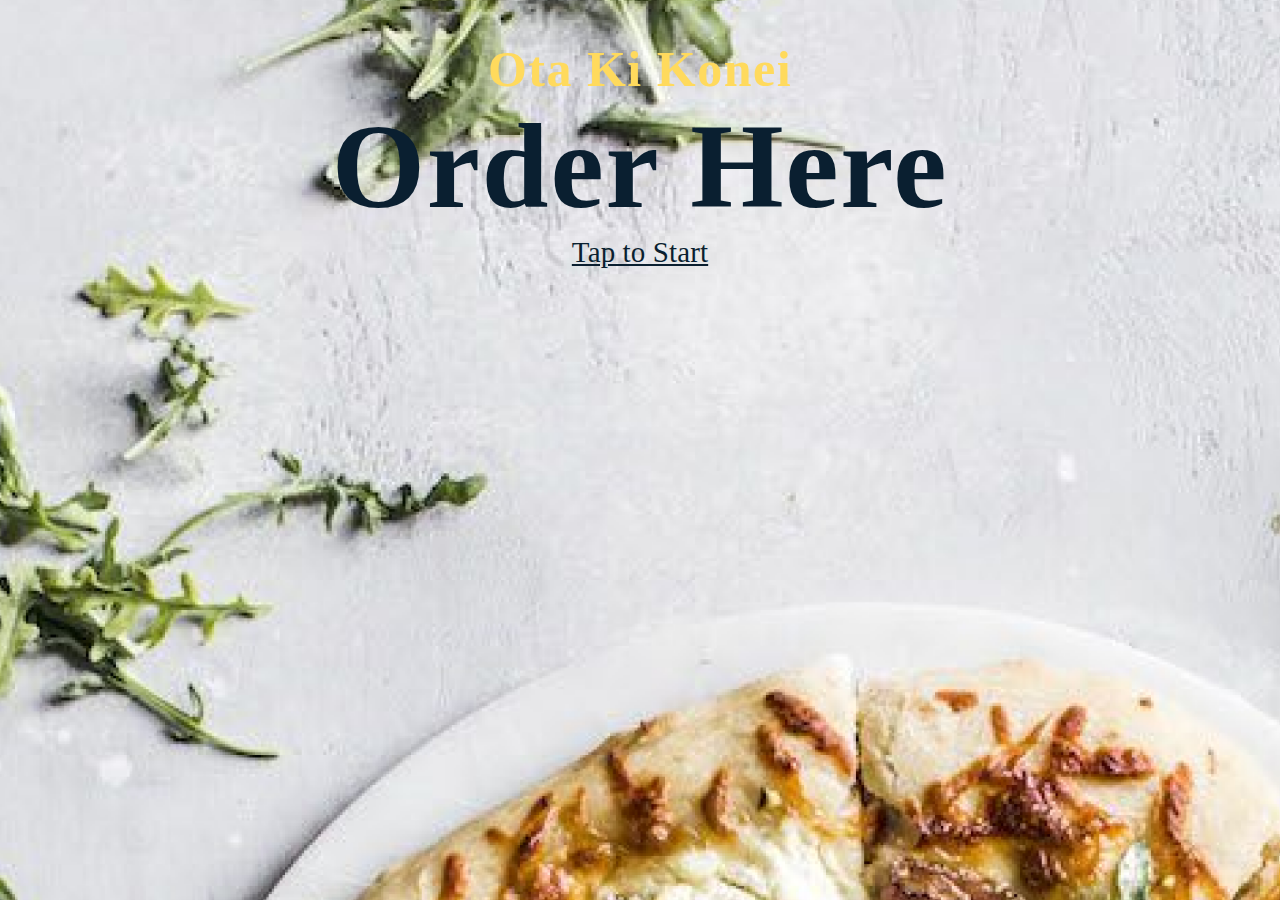
<file: index.html>
<!DOCTYPE html>
<html lang="en">

<head>
    <meta charset="UTF-8" />
    <meta name="viewport" content="width=device-width, initial-scale=1.0" />
    <meta http-equiv="X-UA-Compatible" content="IE=edge" />
    <link rel="stylesheet" href="styles/index.css" />
    <title>Scopa Pizzeria -- Index</title>
</head>

<body>
    <div class="indexContainer">
        <a class href="mustTry.html">
            <div class="textContainer">
                <h3>Ota Ki Konei</h3>
                    <h1>Order Here</h1>
                    <span class="tapText">Tap to Start</span>
            </div>
        </a>
    </div>
</body>

</html>
</file>
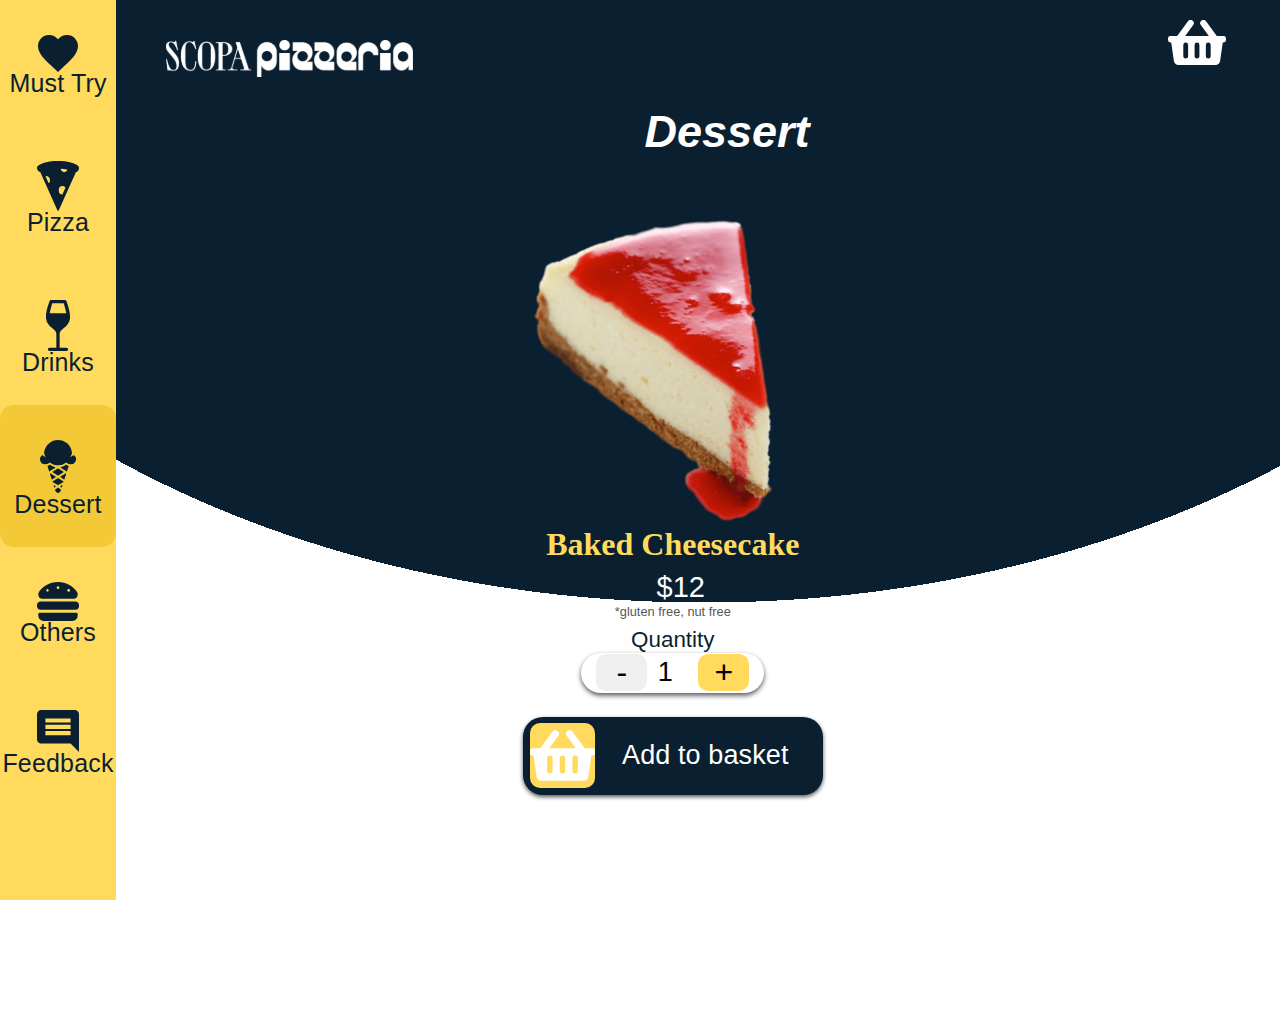
<file: dessert.html>
<!DOCTYPE html>
<html lang="en">

<head>
    <meta charset="UTF-8" />
    <meta name="viewport" content="width=device-width, initial-scale=1.0" />
    <meta http-equiv="X-UA-Compatible" content="IE=edge" />
    <link rel="stylesheet" href="styles/mustTry.css" />
    <title>Scopa Pizzeria -- Dessert</title>
</head>

<body>
    <div class="page">
        <!--Sidebar navigation-->
        <ul class="sidebar">
            <li class="navOption"><a href="mustTry.html"><img src="images/Icon%20material-favorite.svg"
                        alt="Heart icon">
                    <span class="navText">Must Try</span></a></li>
            <li class="navOption"><a href="pizza.html"><img src="images/Icon%20ionic-ios-pizza.svg"
                        alt="Pizza icon">
                    <span class="navText">Pizza</span></a></li>
            <li class="navOption"><a href="drinks.html"><img src="images/Icon%20ionic-ios-wine.svg" alt="Wine icon">
                    <span class="navText">Drinks</span></a></li>
            <li class="navOptionSelected navOption"><a href="dessert.html"><img src="images/Icon%20ionic-ios-ice-cream.svg"
                        alt="Ice cream icon">
                    <span class="navText">Dessert</span></a></li>
            <li class="navOption"><a href="others.html"><img src="images/Icon%20awesome-hamburger.svg"
                        alt="Hamburger icon">
                    <span class="navText">Others</span></a></li>
            <li class="navOption"><a href="feedback.html"><img src="images/Icon%20material-comment.svg"
                        alt="Comment icon">
                    <span class="navText">Feedback</span></a></li>
        </ul>
        <div class="mainContent">
            <!--Logo-->
            <img class="logo" src="images/logo.svg" alt="Scopa Pizzeria logo">
            <!--Header basket-->
            <button id="goBasket" class="goBasketIcon" onclick="toggleBasket()" type="button">
                <img src="images/Icon%20awesome-shopping-basket.svg" alt="Basket icon">
            </button>
            <!--Page name-->
            <h2 class="headerText">Dessert</h2>
            <!--Carousel items-->
            <div class="carouselContainer">
                <div class="carouselSlide">
                    <img class="itemImg" src="images/cheesecake.png" alt="Cheesecake">
                    <h3 class="itemTitle">Baked Cheesecake</h3>
                    <span class="itemPrice">$12</span>
                    <span class="dietDetails">*gluten free, nut free</span>
                    <span class="quantity">Quantity</span>
                    <div class="changeQuantity">
                        <button class="minus" type="button" onclick="decrement(this)">-</button>
                        <input class="quantityInput" type="number" value="1" min="0">
                        <button class="plus" type="button" onclick="increment(this)">+</button>
                    </div>
                    <!--Add to basket button-->
                    <button class="add" onclick="toggleItemAdded()">
                        <img class="basket" src="images/Icon%20awesome-shopping-basket.svg" alt="Basket icon">
                        <span class="addText">Add to basket</span>
                    </button>
                </div>
                <div class="carouselSlide">
                    <img class="itemImg" src="images/tiramisu.png" alt="Scopa tiramisu">
                    <h3 class="itemTitle">Scopa Tiramisu</h3>
                    <span class="itemPrice">$14</span>
                    <span class="dietDetails">*nut free</span>
                    <span class="quantity">Quantity</span>
                    <div class="changeQuantity">
                        <button class="minus" type="button" onclick="decrement(this)">-</button>
                        <input class="quantityInput" type="number" value="1" min="0">
                        <button class="plus" type="button" onclick="increment(this)">+</button>
                    </div>
                    <!--Add to basket button-->
                    <button class="add" onclick="toggleItemAdded()">
                        <img class="basket" src="images/Icon%20awesome-shopping-basket.svg" alt="Basket icon">
                        <span class="addText">Add to basket</span>
                    </button>
                </div>
                <div class="carouselSlide">
                    <img class="itemImg" src="images/sundaeSpecial.png" alt="Sundae special">
                    <h3 class="itemTitle">Sundae Special</h3>
                    <span class="itemPrice">$12</span>
                    <span class="quantity">Quantity</span>
                    <div class="changeQuantity">
                        <button class="minus" type="button" onclick="decrement(this)">-</button>
                        <input class="quantityInput" type="number" value="1" min="0">
                        <button class="plus" type="button" onclick="increment(this)">+</button>
                    </div>
                    <!--Add to basket button-->
                    <button class="add" onclick="toggleItemAdded()">
                        <img class="basket" src="images/Icon%20awesome-shopping-basket.svg" alt="Basket icon">
                        <span class="addText">Add to basket</span>
                    </button>
                </div>
            </div>
        </div>
    </div>
        <!--Item added-->
        <div class="itemAdded" id="itemSelected">
            <div class="overlay"></div>
            <div class="blurFilter"></div>
            <div class="whiteBackground"></div>
            <div class="itemAddedContent">
                <h2>Item Added!</h2>
                <img id="foodItemAddedImg" src="images/pizza.png" alt="Added food item">
                <div class="addQuantity">
                    <span class="whiteText">x</span><span id="quantityAdded" class="whiteText"></span>
                    <span id="foodAddedName" class="whiteText"></span>
                </div>
                <div class="price">
                    <span class="total">Basket Total:</span>
                    <span class="dollar">$</span>
                    <span class="priceCalculation"></span>
                </div>
                <div class="backNav">
                    <button class="return" onclick="toggleItemAdded()" type="button">Return</button>
                    <button class="goBasket" onclick="toggleBasket()" type="button">Go to basket</button>
                </div>
            </div>
        </div>
        <!--Basket-->
        <div class="basketContainer" id="basketToggle">
            <div class="overlay"></div>
            <div class="basketContent">
                <div>
                    <span class="basketName">Basket</span>
                    <button class="basket" onclick="toggleBasket()"><img
                            src="images/Icon%20ionic-ios-close-circle-outline.svg" alt="Close cross button"></button>
                </div>
                <div class="itemDetails">
                    <div class="itemCount">
                        <div class="quantityCalculation"></div>
                        <span class="itemAmount">Items</span>
                    </div>
                    <div class="priceCount">
                        <span class="totalAmount">Total: </span>
                        <span class="dollar">$</span>
                        <span class="priceCalculation">10</span>
                    </div>
                </div>
                <div id="basketItems">
                </div>
                <a class="placeOrder" href="progress.html">Place Order</a>
            </div>
        </div>
        <!--Loads Javascript-->
        <script src="styles/js/mustTry.js" async></script>
    </body>
    
    </html>
</file>
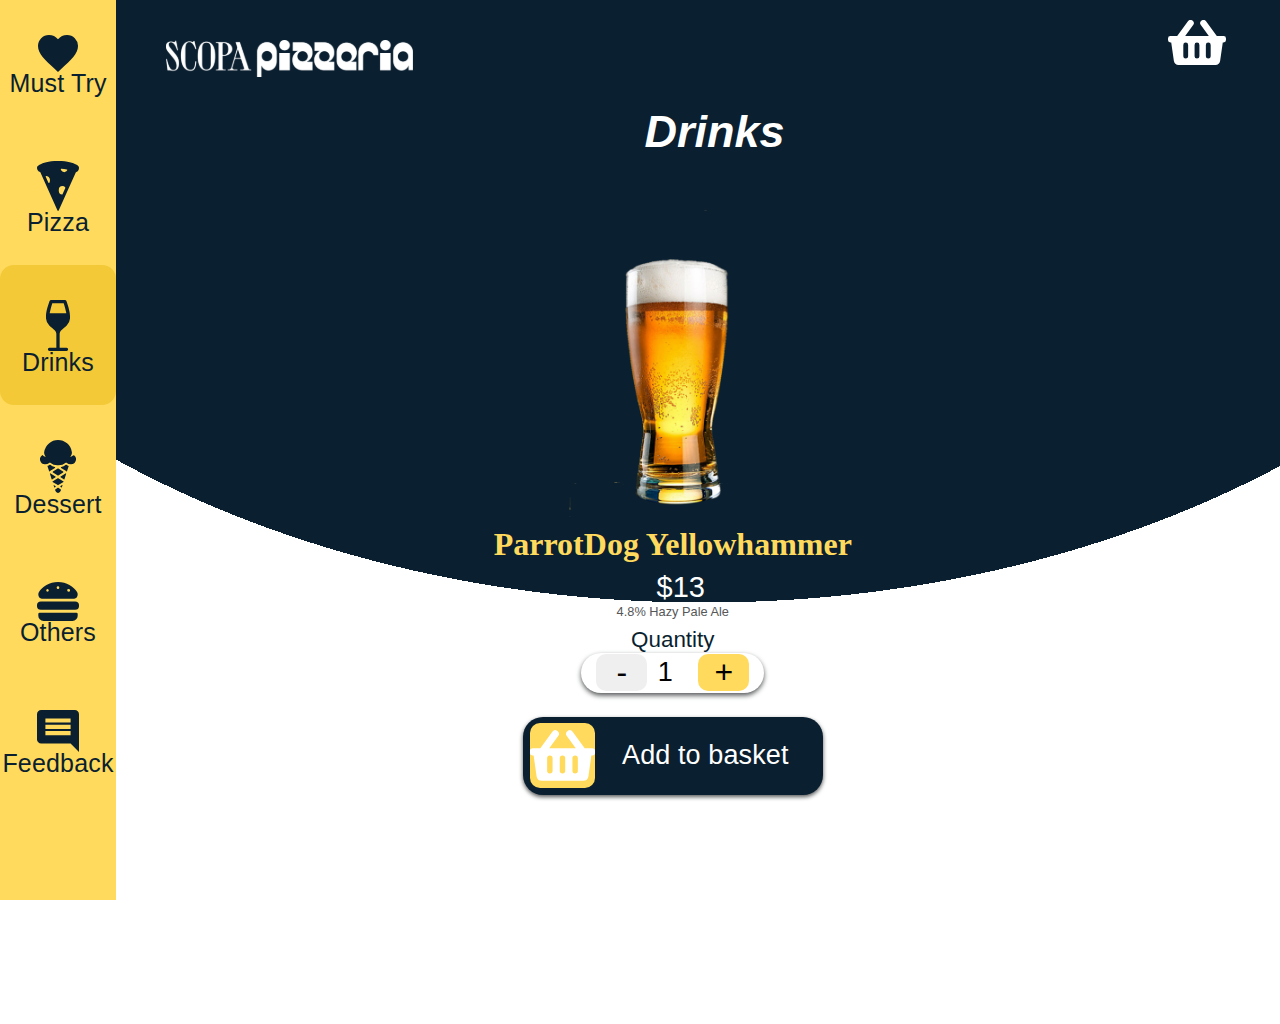
<file: drinks.html>
<!DOCTYPE html>
<html lang="en">

<head>
    <meta charset="UTF-8" />
    <meta name="viewport" content="width=device-width, initial-scale=1.0" />
    <meta http-equiv="X-UA-Compatible" content="IE=edge" />
    <link rel="stylesheet" href="styles/mustTry.css" />
    <title>Scopa Pizzeria -- Drinks</title>
</head>

<body>
    <div class="page">
        <!--Sidebar navigation-->
        <ul class="sidebar">
            <li class="navOption"><a href="mustTry.html"><img
                        src="images/Icon%20material-favorite.svg" alt="Heart icon">
                    <span class="navText">Must Try</span></a></li>
            <li class="navOption"><a href="pizza.html"><img src="images/Icon%20ionic-ios-pizza.svg" alt="Pizza icon">
                    <span class="navText">Pizza</span></a></li>
            <li class="navOptionSelected navOption"><a href="drinks.html"><img src="images/Icon%20ionic-ios-wine.svg" alt="Wine icon">
                    <span class="navText">Drinks</span></a></li>
            <li class="navOption"><a href="dessert.html"><img src="images/Icon%20ionic-ios-ice-cream.svg"
                        alt="Ice cream icon">
                    <span class="navText">Dessert</span></a></li>
            <li class="navOption"><a href="others.html"><img src="images/Icon%20awesome-hamburger.svg"
                        alt="Hamburger icon">
                    <span class="navText">Others</span></a></li>
            <li class="navOption"><a href="feedback.html"><img src="images/Icon%20material-comment.svg"
                        alt="Comment icon">
                    <span class="navText">Feedback</span></a></li>
        </ul>
        <div class="mainContent">
            <!--Logo-->
            <img class="logo" src="images/logo.svg" alt="Scopa Pizzeria logo">
            <!--Header basket-->
            <button id="goBasket" class="goBasketIcon" onclick="toggleBasket()" type="button">
                <img src="images/Icon%20awesome-shopping-basket.svg" alt="Basket icon">
            </button>
            <!--Page name-->
            <h2 class="headerText">Drinks</h2>
            <!--Carousel items-->
            <div class="carouselContainer">
                <div class="carouselSlide">
                    <img class="itemImg" src="images/beer.png" alt="Beer">
                    <h3 class="itemTitle">ParrotDog Yellowhammer</h3>
                    <span class="itemPrice">$13</span>
                    <span class="dietDetails">4.8% Hazy Pale Ale</span>
                    <span class="quantity">Quantity</span>
                    <div class="changeQuantity">
                        <button class="minus" type="button" onclick="decrement(this)">-</button>
                        <input class="quantityInput" type="number" value="1" min="0">
                        <button class="plus" type="button" onclick="increment(this)">+</button>
                    </div>
                    <!--Add to basket button-->
                    <button class="add" onclick="toggleItemAdded()">
                        <img class="basket" src="images/Icon%20awesome-shopping-basket.svg" alt="Basket icon">
                        <span class="addText">Add to basket</span>
                    </button>
                </div>
                <div class="carouselSlide">
                    <img class="itemImg" src="images/hotChocolate.png" alt="Hot chocolate">
                    <h3 class="itemTitle">Hot Chocolate</h3>
                    <span class="itemPrice">$4</span>
                    <span class="quantity">Quantity</span>
                    <div class="changeQuantity">
                        <button class="minus" type="button" onclick="decrement(this)">-</button>
                        <input class="quantityInput" type="number" value="1" min="0">
                        <button class="plus" type="button" onclick="increment(this)">+</button>
                    </div>
                    <!--Add to basket button-->
                    <button class="add" onclick="toggleItemAdded()">
                        <img class="basket" src="images/Icon%20awesome-shopping-basket.svg" alt="Basket icon">
                        <span class="addText">Add to basket</span>
                    </button>
                </div>
                <div class="carouselSlide">
                    <img class="itemImg" src="images/aperolSpritz.png" alt="Aperol spritz">
                    <h3 class="itemTitle">Aperol Spritz</h3>
                    <span class="itemPrice">$22</span>
                    <span class="dietDetails">Aperol, Prosecco, Orange & Olive</span>
                    <span class="quantity">Quantity</span>
                    <div class="changeQuantity">
                        <button class="minus" type="button" onclick="decrement(this)">-</button>
                        <input class="quantityInput" type="number" value="1" min="0">
                        <button class="plus" type="button" onclick="increment(this)">+</button>
                    </div>
                    <!--Add to basket button-->
                    <button class="add" onclick="toggleItemAdded()">
                        <img class="basket" src="images/Icon%20awesome-shopping-basket.svg" alt="Basket icon">
                        <span class="addText">Add to basket</span>
                    </button>
                </div>
            </div>
        </div>
    </div>
       <!--Item added-->
       <div class="itemAdded" id="itemSelected">
        <div class="overlay"></div>
        <div class="blurFilter"></div>
        <div class="whiteBackground"></div>
        <div class="itemAddedContent">
            <h2>Item Added!</h2>
            <img id="foodItemAddedImg" src="images/pizza.png" alt="Added food item">
            <div class="addQuantity">
                <span class="whiteText">x</span><span id="quantityAdded" class="whiteText"></span>
                <span id="foodAddedName" class="whiteText"></span>
            </div>
            <div class="price">
                <span class="total">Basket Total:</span>
                <span class="dollar">$</span>
                <span class="priceCalculation"></span>
            </div>
            <div class="backNav">
                <button class="return" onclick="toggleItemAdded()" type="button">Return</button>
                <button class="goBasket" onclick="toggleBasket()" type="button">Go to basket</button>
            </div>
        </div>
    </div>

    <!--Basket-->
    <div class="basketContainer" id="basketToggle">
        <div class="overlay"></div>
        <div class="basketContent">
            <div>
                <span class="basketName">Basket</span>
                <button class="basket" onclick="toggleBasket()"><img
                        src="images/Icon%20ionic-ios-close-circle-outline.svg" alt="Close cross button"></button>
            </div>
            <div class="itemDetails">
                <div class="itemCount">
                    <div class="quantityCalculation"></div>
                    <span class="itemAmount">Items</span>
                </div>
                <div class="priceCount">
                    <span class="totalAmount">Total: </span>
                    <span class="dollar">$</span>
                    <span class="priceCalculation">10</span>
                </div>
            </div>
            <div id="basketItems">
            </div>
            <a class="placeOrder" href="progress.html">Place Order</a>
        </div>
    </div>
    <!--Loads Javascript-->
    <script src="styles/js/mustTry.js" async></script>
</body>

</html>
</file>
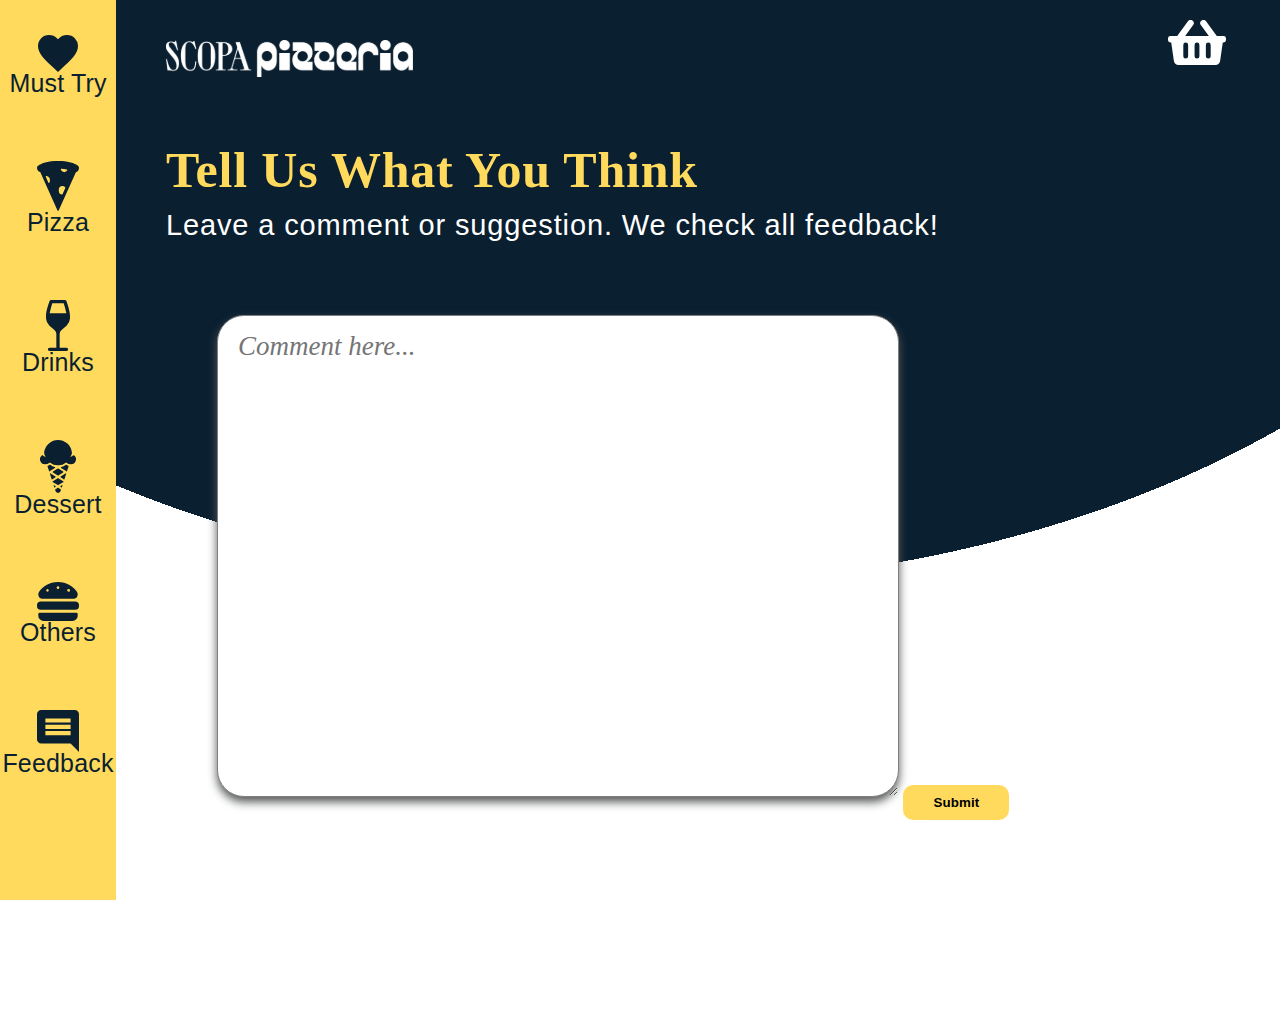
<file: feedback.html>
<!DOCTYPE html>
<html lang="en">

<head>
    <meta charset="UTF-8" />
    <meta name="viewport" content="width=device-width, initial-scale=1.0" />
    <meta http-equiv="X-UA-Compatible" content="IE=edge" />
    <link rel="stylesheet" href="styles/mustTry.css" />

    <title>Scopa Pizzeria -- Feedback</title>
</head>

<body>
    <div class="page">
        <!--Sidebar navigation-->
        <ul class="sidebar">
            <li class="navOption"><a href="mustTry.html"><img src="images/Icon%20material-favorite.svg"
                        alt="Heart icon">
                    <span class="navText">Must Try</span></a></li>
            <li class="navOption"><a href="pizza.html"><img src="images/Icon%20ionic-ios-pizza.svg" alt="Pizza icon">
                    <span class="navText">Pizza</span></a></li>
            <li class="navOption"><a href="drinks.html"><img src="images/Icon%20ionic-ios-wine.svg" alt="Wine icon">
                    <span class="navText">Drinks</span></a></li>
            <li class="navOption"><a href="dessert.html"><img src="images/Icon%20ionic-ios-ice-cream.svg"
                        alt="Ice cream icon">
                    <span class="navText">Dessert</span></a></li>
            <li class="navOption"><a href="others.html"><img src="images/Icon%20awesome-hamburger.svg"
                        alt="Hamburger icon">
                    <span class="navText">Others</span></a></li>
            <li class="navOption"><a href="feedback.html"><img src="images/Icon%20material-comment.svg"
                        alt="Comment icon">
                    <span class="navText">Feedback</span></a></li>
        </ul>
        <div class="mainFeedbackText">
            <!--Logo-->
            <img class="logo" src="images/logo.svg" alt="Scopa Pizzeria logo">
            <!--Header basket-->
            <button id="goBasket" class="goBasketIcon" onclick="toggleBasket()" type="button">
                <img src="images/Icon%20awesome-shopping-basket.svg" alt="Basket icon">
            </button>
            <!--Page text-->
            <h2 id="feedbackHeader">Tell Us What You Think</h2>
            <p id="feedbackText">Leave a comment or suggestion. We check all feedback!</p>
        </div>
        <!--Comment box-->
        <div class="commentBox">
            <form action="#">
                <textarea name="comment" placeholder="Comment here..."></textarea>
                <button type="submit">Submit</button>
            </form>
        </div>
    </div>

    <!--Basket-->
    <div class="basketContainer" id="basketToggle">
        <div class="overlay"></div>
        <div class="basketContent">
            <div>
                <span class="basketName">Basket</span>
                <button class="basket" onclick="toggleBasket()"><img
                        src="images/Icon%20ionic-ios-close-circle-outline.svg" alt="Close cross button"></button>
            </div>
            <div class="itemDetails">
                <div class="itemCount">
                    <div class="quantityCalculation"></div>
                    <span class="itemAmount">Items</span>
                </div>
                <div class="priceCount">
                    <span class="totalAmount">Total: </span>
                    <span class="dollar">$</span>
                    <span class="priceCalculation">10</span>
                </div>
            </div>
            <div id="basketItems">
            </div>
            <a class="placeOrder" href="progress.html">Place Order</a>
        </div>
    </div>
    <!--Loads Javascript-->
    <script src="styles/js/mustTry.js" async></script>
</body>


</html>
</file>
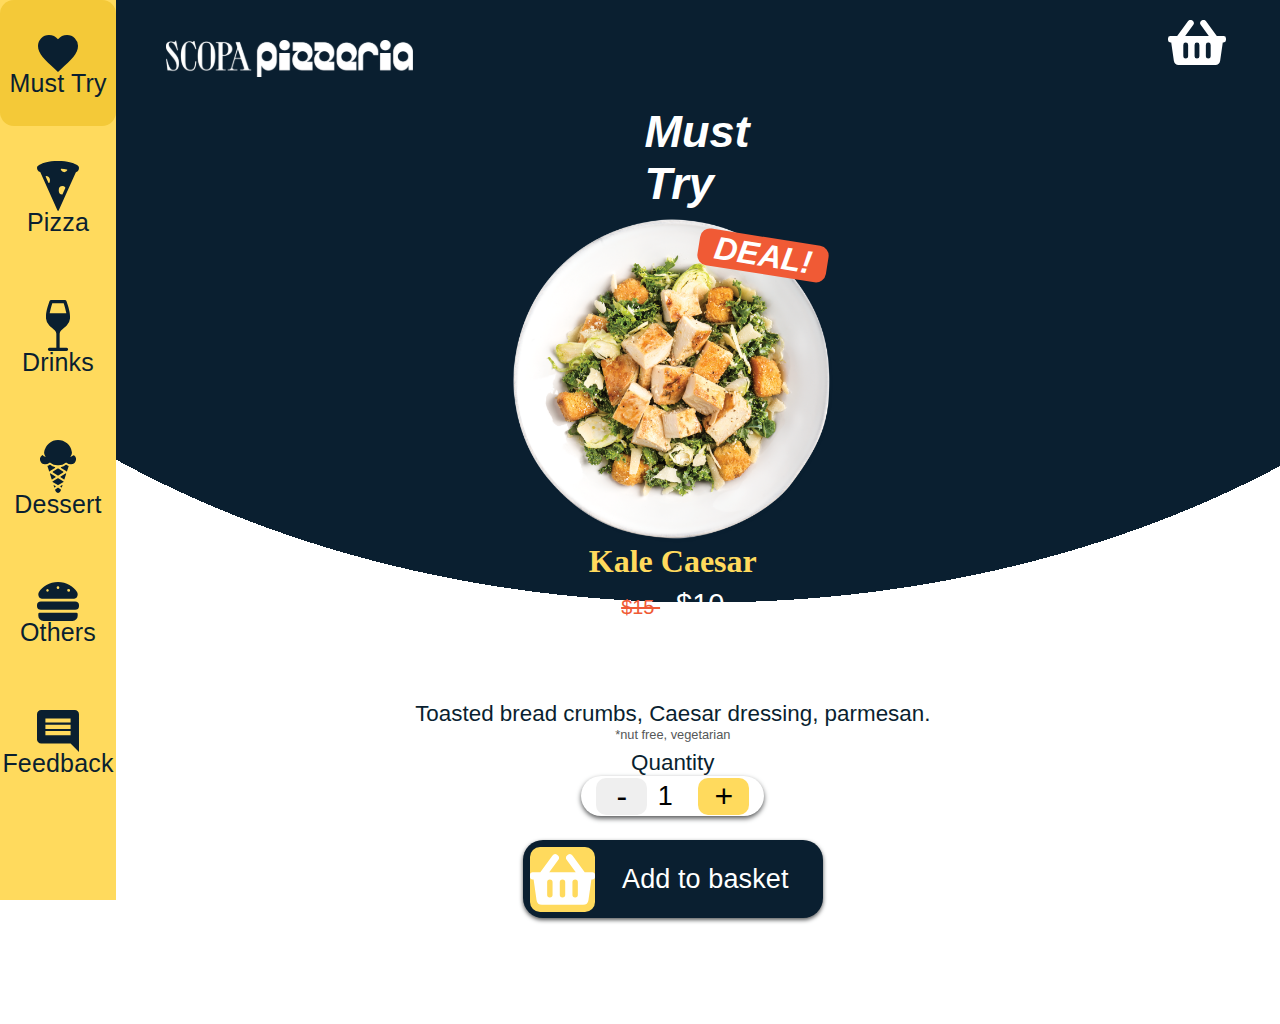
<file: mustTry.html>
<!DOCTYPE html>
<html lang="en">

<head>
    <meta charset="UTF-8" />
    <meta name="viewport" content="width=device-width, initial-scale=1.0" />
    <meta http-equiv="X-UA-Compatible" content="IE=edge" />
    <link rel="stylesheet" href="styles/mustTry.css" />
    <title>Scopa Pizzeria -- Must Try</title>
</head>

<body>
    <div class="page">
        <!--Sidebar navigation-->
        <ul class="sidebar">
            <li class="navOptionSelected navOption"><a href="mustTry.html"><img src="images/Icon%20material-favorite.svg"
                        alt="Heart icon">
                    <span class="navText">Must Try</span></a></li>
            <li class="navOption"><a href="pizza.html"><img src="images/Icon%20ionic-ios-pizza.svg" alt="Pizza icon">
                    <span class="navText">Pizza</span></a></li>
            <li class="navOption"><a href="drinks.html"><img src="images/Icon%20ionic-ios-wine.svg" alt="Wine icon">
                    <span class="navText">Drinks</span></a></li>
            <li class="navOption"><a href="dessert.html"><img src="images/Icon%20ionic-ios-ice-cream.svg"
                        alt="Ice cream icon">
                    <span class="navText">Dessert</span></a></li>
            <li class="navOption"><a href="others.html"><img src="images/Icon%20awesome-hamburger.svg"
                        alt="Hamburger icon">
                    <span class="navText">Others</span></a></li>
            <li class="navOption"><a href="feedback.html"><img src="images/Icon%20material-comment.svg"
                        alt="Comment icon">
                    <span class="navText">Feedback</span></a></li>
        </ul>
        <div class="mainContent">
            <!--Logo-->
            <img class="logo" src="images/logo.svg" alt="Scopa Pizzeria logo">
            <!--Header basket-->
            <button id="goBasket" class="goBasketIcon" onclick="toggleBasket()" type="button">
                <img src="images/Icon%20awesome-shopping-basket.svg" alt="Basket icon">
            </button>
            <!--Page name-->
            <h2 class="headerText">Must Try</h2>
            <!--Carousel items-->
            <div class="carouselContainer">
                <div class="carouselSlide">
                    <span class="deal">Deal!</span>
                    <img class="itemImg" src="images/kale.png" alt="Kale caesar">
                    <h3 class="itemTitle">Kale Caesar</h3>
                    <div>
                        <span class="presale">$15 </span>
                        <span class="itemPrice">$10</span>
                    </div>
                    <p class="itemDescription">Toasted bread crumbs, Caesar dressing, parmesan.</p>
                    <span class="dietDetails">*nut free, vegetarian</span>
                    <span class="quantity">Quantity</span>
                    <div class="changeQuantity">
                        <button class="minus" type="button" onclick="decrement(this)">-</button>
                        <input class="quantityInput" type="number" value="1" min="0">
                        <button class="plus" type="button" onclick="increment(this)">+</button>
                    </div>
                    <!--Add to basket button-->
                    <button class="add" onclick="toggleItemAdded()">
                        <img class="basket" src="images/Icon%20awesome-shopping-basket.svg" alt="Basket icon">
                        <span class="addText">Add to basket</span>
                    </button>
                </div>
                <div class="carouselSlide">
                    <span class="deal">Deal!</span>
                    <img class="itemImg" src="images/calamari.png" alt="Calamari">
                    <h3 class="itemTitle">Calamari</h3>
                    <div>
                        <span class="presale">$14</span>
                        <span class="itemPrice">$12</span>
                    </div>
                    <p class="itemDescription">Salsa Verde Aioli, lemon.</p>
                    <span class="dietDetails">*gluten free, nut free</span>
                    <span class="quantity">Quantity</span>
                    <div class="changeQuantity">
                        <button class="minus" type="button" onclick="decrement(this)">-</button>
                        <input class="quantityInput" type="number" value="1" min="0">
                        <button class="plus" type="button" onclick="increment(this)">+</button>
                    </div>
                    <!--Add to basket button-->
                    <button class="add" onclick="toggleItemAdded()">
                        <img class="basket" src="images/Icon%20awesome-shopping-basket.svg" alt="Basket icon">
                        <span class="addText">Add to basket</span>
                    </button>
                </div>
                <div class="carouselSlide">
                    <span class="deal">Deal!</span>
                    <img class="itemImg" src="images/cannoli.png" alt="Cannoli">
                    <h3 class="itemTitle">Cannoli</h3>
                    <div>
                        <span class="dollar">$</span><span class="presale">25</span>
                        <span class="dollar">$</span><span class="itemPrice">21</span>
                    </div>
                    <p class="itemDescription">Spinach & ricotta filled pasta.</p>
                    <span class="dietDetails">*nut free, vegetarian</span>
                    <span class="quantity">Quantity</span>
                    <div class="changeQuantity">
                        <button class="minus" type="button" onclick="decrement(this)">-</button>
                        <input class="quantityInput" type="number" value="1" min="0">
                        <button class="plus" type="button" onclick="increment(this)">+</button>
                    </div>
                    <!--Add to basket button-->
                    <button class="add" onclick="toggleItemAdded()">
                        <img class="basket" src="images/Icon%20awesome-shopping-basket.svg" alt="Basket icon">
                        <span class="addText">Add to basket</span>
                    </button>
                </div>
            </div>
        </div>
    </div>
    <!--Item added-->
    <div class="itemAdded" id="itemSelected">
        <div class="overlay"></div>
        <div class="blurFilter"></div>
        <div class="whiteBackground"></div>
        <div class="itemAddedContent">
            <h2>Item Added!</h2>
            <img id="foodItemAddedImg" src="images/pizza.png" alt="Added food item">
            <div class="addQuantity">
                <span class="whiteText">x</span><span id="quantityAdded" class="whiteText"></span>
                <span id="foodAddedName" class="whiteText"></span>
            </div>
            <div class="price">
                <span class="total">Basket Total:</span>
                <span class="dollar">$</span>
                <span class="priceCalculation"></span>
            </div>
            <div class="backNav">
                <button class="return" onclick="toggleItemAdded()" type="button">Return</button>
                <button class="goBasket" onclick="toggleBasket()" type="button">Go to basket</button>
            </div>
        </div>
    </div>
    <!--Basket-->
    <div class="basketContainer" id="basketToggle">
        <div class="overlay"></div>
        <div class="basketContent">
            <div>
                <span class="basketName">Basket</span>
                <button class="basket" onclick="toggleBasket()"><img
                        src="images/Icon%20ionic-ios-close-circle-outline.svg" alt="Close cross button"></button>
            </div>
            <div class="itemDetails">
                <div class="itemCount">
                    <div class="quantityCalculation"></div>
                    <span class="itemAmount">Items</span>
                </div>
                <div class="priceCount">
                    <span class="totalAmount">Total: </span>
                    <span class="dollar">$</span>
                    <span class="priceCalculation">10</span>
                </div>
            </div>
            <div id="basketItems">
            </div>
            <a class="placeOrder" href="progress.html">Place Order</a>
        </div>
    </div>
    <!--Loads Javascript-->
    <script src="styles/js/mustTry.js" async></script>
</body>

</html>
</file>
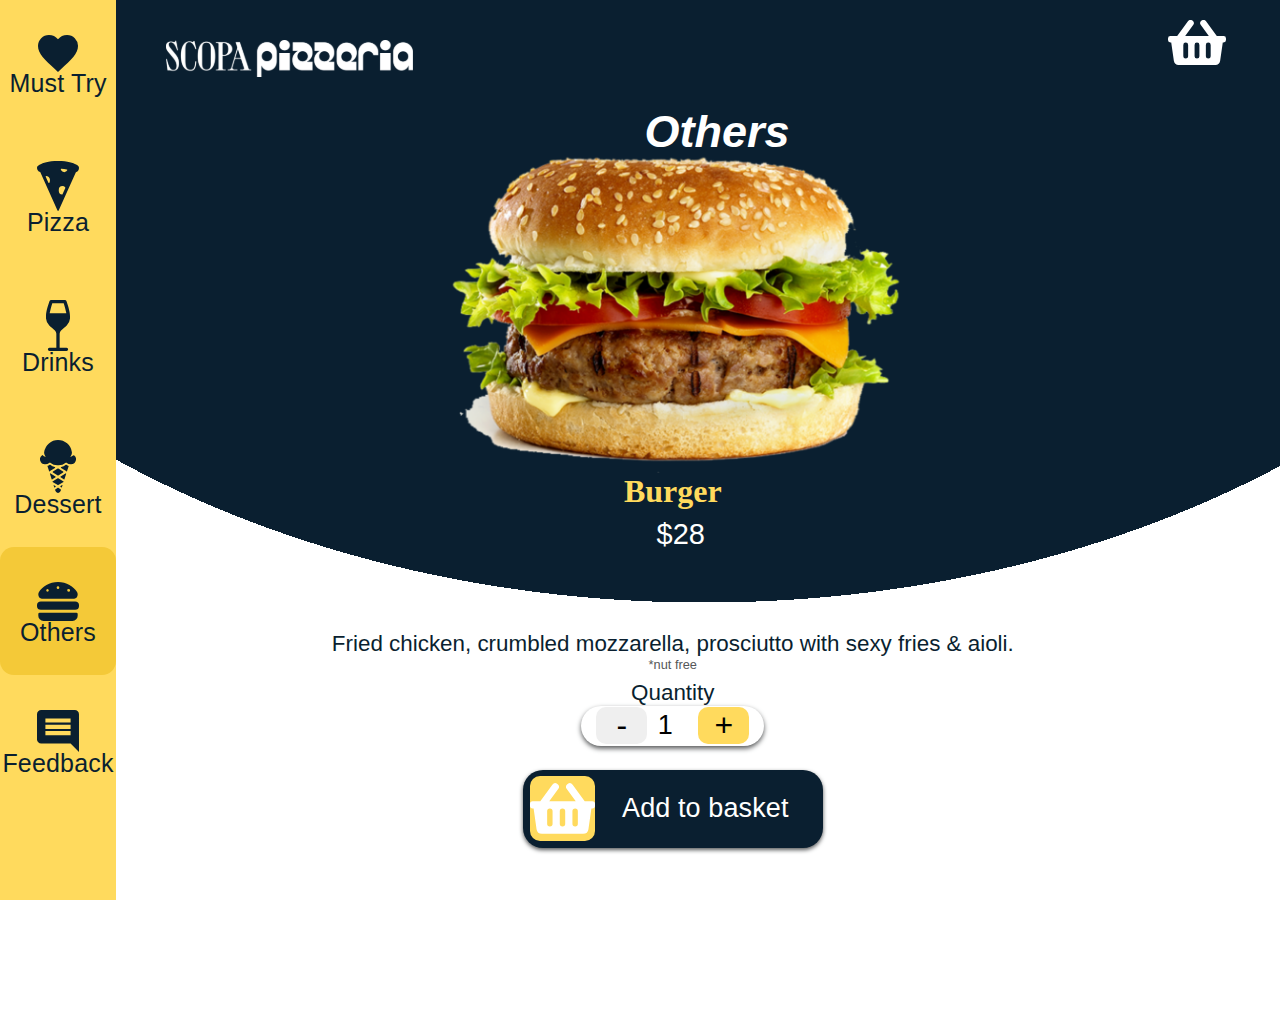
<file: others.html>
<!DOCTYPE html>
<html lang="en">

<head>
    <meta charset="UTF-8" />
    <meta name="viewport" content="width=device-width, initial-scale=1.0" />
    <meta http-equiv="X-UA-Compatible" content="IE=edge" />
    <link rel="stylesheet" href="styles/mustTry.css" />

    <title>Scopa Pizzeria -- Others</title>
</head>

<body>
    <div class="page">
        <!--Sidebar navigation-->
        <ul class="sidebar">
            <li class="navOption"><a href="mustTry.html"><img src="images/Icon%20material-favorite.svg"
                        alt="Heart icon">
                    <span class="navText">Must Try</span></a></li>
            <li class="navOption"><a href="pizza.html"><img src="images/Icon%20ionic-ios-pizza.svg" alt="Pizza icon">
                    <span class="navText">Pizza</span></a></li>
            <li class="navOption"><a href="drinks.html"><img src="images/Icon%20ionic-ios-wine.svg" alt="Wine icon">
                    <span class="navText">Drinks</span></a></li>
            <li class="navOption"><a href="dessert.html"><img src="images/Icon%20ionic-ios-ice-cream.svg"
                        alt="Ice cream icon">
                    <span class="navText">Dessert</span></a></li>
            <li class="navOptionSelected navOption"><a href="others.html"><img src="images/Icon%20awesome-hamburger.svg"
                        alt="Hamburger icon">
                    <span class="navText">Others</span></a></li>

            <li class="navOption"><a href="feedback.html"><img src="images/Icon%20material-comment.svg"
                        alt="Comment icon">
                    <span class="navText">Feedback</span></a></li>
        </ul>
        <div class="mainContent">
            <!--Logo-->
            <img class="logo" src="images/logo.svg" alt="Scopa Pizzeria logo">
            <!--Header basket-->
            <button id="goBasket" class="goBasketIcon" onclick="toggleBasket()" type="button">
                <img src="images/Icon%20awesome-shopping-basket.svg" alt="Basket icon">
            </button>
            <!--Page name-->
            <h2 class="headerText">Others</h2>
            <!--Carousel items-->
            <div class="carouselContainer">
                <div class="carouselSlide">
                    <img class="itemImg" src="images/burger.png" alt="Margherita pizza">
                    <h3 class="itemTitle">Burger</h3>
                    <span class="itemPrice">$28</span>
                    <p class="itemDescription">Fried chicken, crumbled mozzarella, prosciutto with sexy fries & aioli.</p>
                    <span class="dietDetails">*nut free</span>
                    <span class="quantity">Quantity</span>
                    <div class="changeQuantity">
                        <button class="minus" type="button" onclick="decrement(this)">-</button>
                        <input class="quantityInput" type="number" value="1" min="0">
                        <button class="plus" type="button" onclick="increment(this)">+</button>
                    </div>
                    <!--Add to basket button-->
                    <button class="add" onclick="toggleItemAdded()">
                        <img class="basket" src="images/Icon%20awesome-shopping-basket.svg" alt="Basket icon">
                        <span class="addText">Add to basket</span>
                    </button>
                </div>
                <div class="carouselSlide">
                    <img class="itemImg" src="images/salad.png" alt="Pepperoni pizza">
                    <h3 class="itemTitle">Rocket Salad</h3>
                    <span class="itemPrice">$14</span>
                    <p class="itemDescription">Fennel, toasted walnuts, balsamic dressing.</p>
                    <span class="dietDetails">*dairy free, nut free, vegetarian, vegan</span>
                    <span class="quantity">Quantity</span>
                    <div class="changeQuantity">
                        <button class="minus" type="button" onclick="decrement(this)">-</button>
                        <input class="quantityInput" type="number" value="1" min="0">
                        <button class="plus" type="button" onclick="increment(this)">+</button>
                    </div>
                    <!--Add to basket button-->
                    <button class="add" onclick="toggleItemAdded()">
                        <img class="basket" src="images/Icon%20awesome-shopping-basket.svg" alt="Basket icon">
                        <span class="addText">Add to basket</span>
                    </button>
                </div>
                <div class="carouselSlide">
                    <img class="itemImg" src="images/fries.png" alt="Chorizo pizza">
                    <h3 class="itemTitle">Sexy Fries</h3>
                    <span class="itemPrice">$11</span>
                    <p class="itemDescription">Tomato salt, aioli.</p>
                    <span class="dietDetails">*gluten free, nut free, vegetarian, vegan</span>
                    <span class="quantity">Quantity</span>
                    <div class="changeQuantity">
                        <button class="minus" type="button" onclick="decrement(this)">-</button>
                        <input class="quantityInput" type="number" value="1" min="0">
                        <button class="plus" type="button" onclick="increment(this)">+</button>
                    </div>
                    <!--Add to basket button-->
                    <button class="add" onclick="toggleItemAdded()">
                        <img class="basket" src="images/Icon%20awesome-shopping-basket.svg" alt="Basket icon">
                        <span class="addText">Add to basket</span>
                    </button>
                </div>
            </div>
        </div>
    </div>
    <!--Item added-->
    <div class="itemAdded" id="itemSelected">
        <div class="overlay"></div>
        <div class="blurFilter"></div>
        <div class="whiteBackground"></div>
        <div class="itemAddedContent">
            <h2>Item Added!</h2>
            <img id="foodItemAddedImg" src="images/pizza.png" alt="Added food item">
            <div class="addQuantity">
                <span class="whiteText">x</span><span id="quantityAdded" class="whiteText"></span>
                <span id="foodAddedName" class="whiteText"></span>
            </div>
            <div class="price">
                <span class="total">Basket Total:</span>
                <span class="dollar">$</span>
                <span class="priceCalculation"></span>
            </div>
            <div class="backNav">
                <button class="return" onclick="toggleItemAdded()" type="button">Return</button>
                <button class="goBasket" onclick="toggleBasket()" type="button">Go to basket</button>
            </div>
        </div>
    </div>

    <!--Basket-->
    <div class="basketContainer" id="basketToggle">
        <div class="overlay"></div>
        <div class="basketContent">
            <div>
                <span class="basketName">Basket</span>
                <button class="basket" onclick="toggleBasket()"><img
                        src="images/Icon%20ionic-ios-close-circle-outline.svg" alt="Close cross button"></button>
            </div>
            <div class="itemDetails">
                <div class="itemCount">
                    <div class="quantityCalculation"></div>
                    <span class="itemAmount">Items</span>
                </div>
                <div class="priceCount">
                    <span class="totalAmount">Total: </span>
                    <span class="dollar">$</span>
                    <span class="priceCalculation">10</span>
                </div>
            </div>
            <div id="basketItems">
            </div>
            <a class="placeOrder" href="progress.html">Place Order</a>
        </div>
    </div>
    <!--Loads Javascript-->
    <script src="styles/js/mustTry.js" async></script>
</body>


</html>
</file>
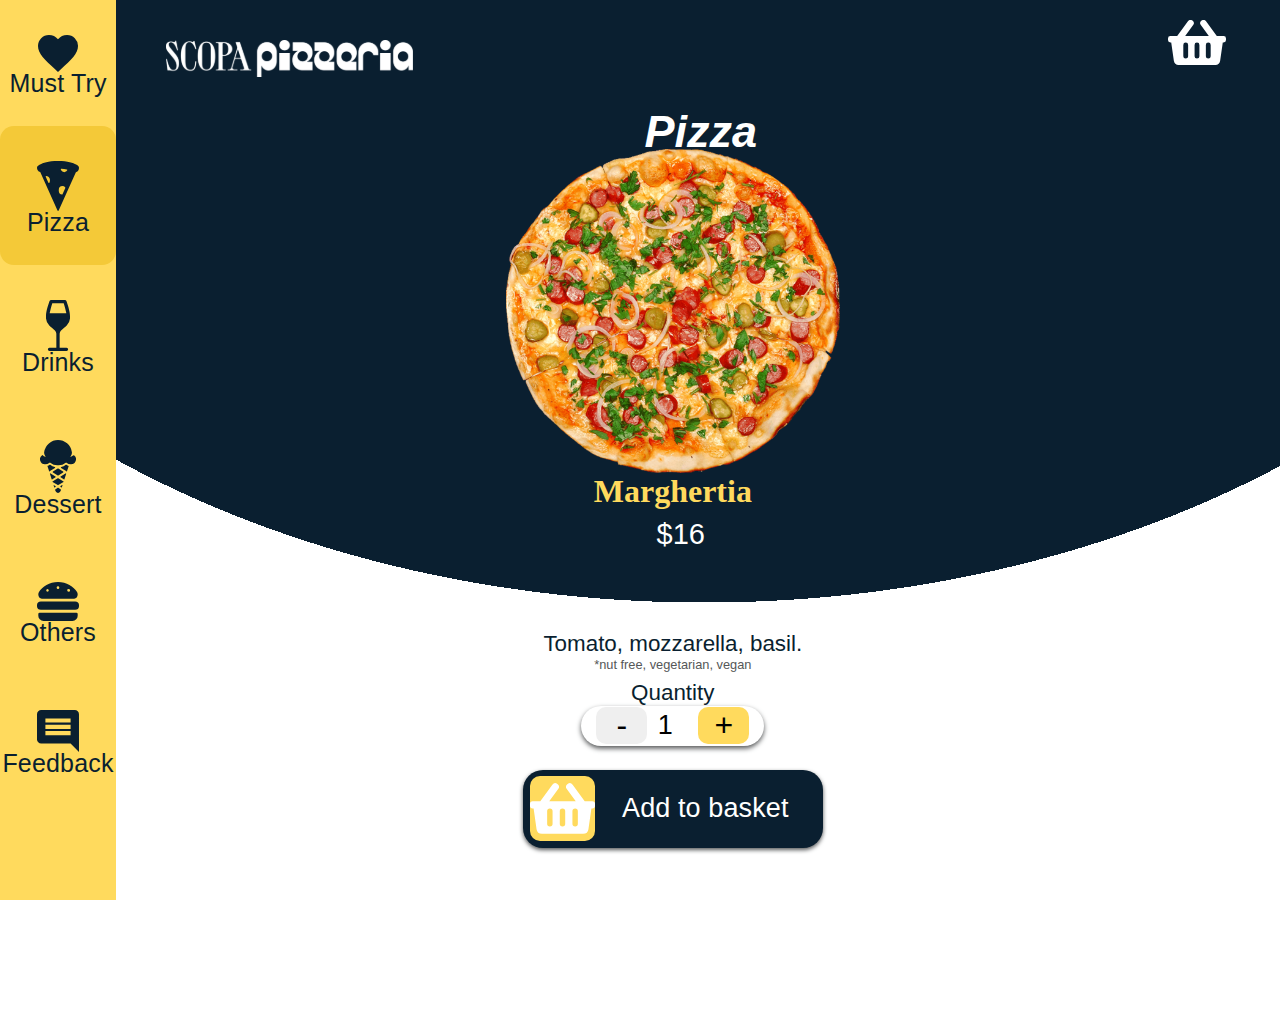
<file: pizza.html>
<!DOCTYPE html>
<html lang="en">

<head>
    <meta charset="UTF-8" />
    <meta name="viewport" content="width=device-width, initial-scale=1.0" />
    <meta http-equiv="X-UA-Compatible" content="IE=edge" />
    <link rel="stylesheet" href="styles/mustTry.css" />

    <title>Scopa Pizzeria -- Pizza</title>
</head>

<body>
    <div class="page">
        <!--Sidebar navigation-->
        <ul class="sidebar">
            <li class="navOption"><a href="mustTry.html"><img src="images/Icon%20material-favorite.svg"
                        alt="Heart icon">
                    <span class="navText">Must Try</span></a></li>
            <li class="navOptionSelected navOption"><a href="pizza.html"><img src="images/Icon%20ionic-ios-pizza.svg"
                        alt="Pizza icon">
                    <span class="navText">Pizza</span></a></li>
            <li class="navOption"><a href="drinks.html"><img src="images/Icon%20ionic-ios-wine.svg" alt="Wine icon">
                    <span class="navText">Drinks</span></a></li>
            <li class="navOption"><a href="dessert.html"><img src="images/Icon%20ionic-ios-ice-cream.svg"
                        alt="Ice cream icon">
                    <span class="navText">Dessert</span></a></li>
            <li class="navOption"><a href="others.html"><img src="images/Icon%20awesome-hamburger.svg"
                        alt="Hamburger icon">
                    <span class="navText">Others</span></a></li>
            <li class="navOption"><a href="feedback.html"><img src="images/Icon%20material-comment.svg"
                        alt="Comment icon">
                    <span class="navText">Feedback</span></a></li>
        </ul>
        <div class="mainContent">
            <!--Logo-->
            <img class="logo" src="images/logo.svg" alt="Scopa Pizzeria logo">
            <!--Header basket-->
            <button id="goBasket" class="goBasketIcon" onclick="toggleBasket()" type="button">
                <img src="images/Icon%20awesome-shopping-basket.svg" alt="Basket icon">
            </button>
            <!--Page name-->
            <h2 class="headerText">Pizza</h2>
            <!--Carousel items-->
            <div class="carouselContainer">
                <div class="carouselSlide">
                    <img class="itemImg" src="images/margherita.png" alt="Margherita pizza">
                    <h3 class="itemTitle">Marghertia</h3>
                    <span class="itemPrice">$16</span>
                    <p class="itemDescription">Tomato, mozzarella, basil.</p>
                    <span class="dietDetails">*nut free, vegetarian, vegan</span>
                    <span class="quantity">Quantity</span>
                    <div class="changeQuantity">
                        <button class="minus" type="button" onclick="decrement(this)">-</button>
                        <input class="quantityInput" type="number" value="1" min="0">
                        <button class="plus" type="button" onclick="increment(this)">+</button>
                    </div>
                    <!--Add to basket button-->
                    <button class="add" onclick="toggleItemAdded()">
                        <img class="basket" src="images/Icon%20awesome-shopping-basket.svg" alt="Basket icon">
                        <span class="addText">Add to basket</span>
                    </button>
                </div>
                <div class="carouselSlide">
                    <img class="itemImg" src="images/pepperoni.png" alt="Pepperoni pizza">
                    <h3 class="itemTitle">Pepperoni</h3>
                    <span class="itemPrice">$22</span>
                    <p class="itemDescription">Tomato, mozzarella, pepperoni, parmesan.</p>
                    <span class="dietDetails">*nut free</span>
                    <span class="quantity">Quantity</span>
                    <div class="changeQuantity">
                        <button class="minus" type="button" onclick="decrement(this)">-</button>
                        <input class="quantityInput" type="number" value="1" min="0">
                        <button class="plus" type="button" onclick="increment(this)">+</button>
                    </div>
                    <!--Add to basket button-->
                    <button class="add" onclick="toggleItemAdded()">
                        <img class="basket" src="images/Icon%20awesome-shopping-basket.svg" alt="Basket icon">
                        <span class="addText">Add to basket</span>
                    </button>
                </div>
                <div class="carouselSlide">
                    <img class="itemImg" src="images/chorizo.png" alt="Chorizo pizza">
                    <h3 class="itemTitle">Chorizo</h3>
                    <span class="itemPrice">$22</span>
                    <p class="itemDescription">Tomato, mozzarella, chorizo, kalamata olives, mushrooms,
                        sweet garlic, chilli, oregano.</p>
                    <span class="dietDetails">*nut free</span>
                    <span class="quantity">Quantity</span>
                    <div class="changeQuantity">
                        <button class="minus" type="button" onclick="decrement(this)">-</button>
                        <input class="quantityInput" type="number" value="1" min="0">
                        <button class="plus" type="button" onclick="increment(this)">+</button>
                    </div>
                    <!--Add to basket button-->
                    <button class="add" onclick="toggleItemAdded()">
                        <img class="basket" src="images/Icon%20awesome-shopping-basket.svg" alt="Basket icon">
                        <span class="addText">Add to basket</span>
                    </button>
                </div>
            </div>
        </div>
    </div>
        <!--Item added-->
        <div class="itemAdded" id="itemSelected">
            <div class="overlay"></div>
            <div class="blurFilter"></div>
            <div class="whiteBackground"></div>
            <div class="itemAddedContent">
                <h2>Item Added!</h2>
                <img id="foodItemAddedImg" src="images/pizza.png" alt="Added food item">
                <div class="addQuantity">
                    <span class="whiteText">x</span><span id="quantityAdded" class="whiteText"></span>
                    <span id="foodAddedName" class="whiteText"></span>
                </div>
                <div class="price">
                    <span class="total">Basket Total:</span>
                    <span class="dollar">$</span>
                    <span class="priceCalculation"></span>
                </div>
                <div class="backNav">
                    <button class="return" onclick="toggleItemAdded()" type="button">Return</button>
                    <button class="goBasket" onclick="toggleBasket()" type="button">Go to basket</button>
                </div>
            </div>
        </div>

        <!--Basket-->
        <div class="basketContainer" id="basketToggle">
            <div class="overlay"></div>
            <div class="basketContent">
                <div>
                    <span class="basketName">Basket</span>
                    <button class="basket" onclick="toggleBasket()"><img
                            src="images/Icon%20ionic-ios-close-circle-outline.svg" alt="Close cross button"></button>
                </div>
                <div class="itemDetails">
                    <div class="itemCount">
                        <div class="quantityCalculation"></div>
                        <span class="itemAmount">Items</span>
                    </div>
                    <div class="priceCount">
                        <span class="totalAmount">Total: </span>
                        <span class="dollar">$</span>
                        <span class="priceCalculation">10</span>
                    </div>
                </div>
                <div id="basketItems">
                </div>
                <a class="placeOrder" href="progress.html">Place Order</a>
            </div>
        </div>
        <!--Loads Javascript-->
        <script src="styles/js/mustTry.js" async></script>
    </body>
    
    </html>
</file>
<file: styles/index.css>
* {
  margin: 0;
  padding: 0;
}

body {
  font-family: calibri;
  overflow: hidden;
}

a {
  text-decoration: none;
}

.indexContainer {
  background-image: url("./../images/homeBackground.png");
  left: 0px;
  bottom: 0px;
  background-size: cover;
  height: 100vh;
}

.textContainer {
  padding: 40px;
  text-align: center;
}

h3 {
  -webkit-box-flex: 1;
      -ms-flex: 1;
          flex: 1;
  color: #FFDA5D;
  font-size: 50px;
  letter-spacing: 1.5px;
}

h1 {
  font-family: britannic;
  letter-spacing: 1.8px;
  font-size: 120px;
  color: #0A1F30;
}

.tapText {
  font-size: 29px;
  -webkit-box-flex: 1;
      -ms-flex: 1;
          flex: 1;
  text-decoration: underline;
  letter-spacing: 0.12px;
  color: #0A1F30;
}
/*# sourceMappingURL=index.css.map */
</file>
<file: styles/mustTry.css>
* {
  margin: 0;
  padding: 0;
}

body {
  font-family: calibri, 'Open Sans', 'Helvetica Neue', sans-serif;
  color: #0A1F30;
  overflow: hidden;
}

.sidebar {
  left: 0;
  top: 0;
  width: 116px;
  height: 100%;
  background: #FFDA5D;
  text-align: center;
  line-height: 90px;
  position: fixed;
  z-index: 10;
}

.navOption {
  line-height: 16px;
  padding-top: 35px;
  padding-bottom: 35px;
}

.sidebar a {
  text-decoration: none;
  color: #0A1F30;
  letter-spacing: 0.7px;
}

.sidebar a .navText {
  display: block;
}

.basketName, .totalAmount, .priceCalculation, .deal, .placeOrder {
  text-transform: uppercase;
}

.mainContent {
  background: radial-gradient(100% 910px at 55% -80px, #0A1F30 75%, transparent 75%);
  padding-left: 116px;
}

.logo {
  left: 50px;
  top: 40px;
  position: relative;
}

.goBasketIcon {
  float: right;
  background-color: #0A1F30;
  margin-right: 54px;
  margin-top: 20px;
  border: none;
}

.headerText {
  top: 65px;
  font-style: italic;
  font-size: 45px;
  color: white;
  position: relative;
  width: 165px;
  padding-left: 58px;
  margin-left: auto;
  margin-right: auto;
}

.carouselContainer {
  overflow: hidden;
  display: -webkit-inline-box;
  display: -ms-inline-flexbox;
  display: inline-flex;
  -webkit-transform: translateX(0);
          transform: translateX(0);
  -webkit-transition: -webkit-transform 0.3s ease-out;
  transition: -webkit-transform 0.3s ease-out;
  transition: transform 0.3s ease-out;
  transition: transform 0.3s ease-out, -webkit-transform 0.3s ease-out;
  cursor: -webkit-grab;
  cursor: grab;
}

.carouselSlide {
  max-height: 90vh;
  width: 87vw;
  -webkit-box-align: center;
      -ms-flex-align: center;
          align-items: center;
  -webkit-box-pack: center;
      -ms-flex-pack: center;
          justify-content: center;
  display: -webkit-box;
  display: -ms-flexbox;
  display: flex;
  -webkit-box-orient: vertical;
  -webkit-box-direction: normal;
      -ms-flex-direction: column;
          flex-direction: column;
  -webkit-user-select: none;
     -moz-user-select: none;
      -ms-user-select: none;
          user-select: none;
}

.carouselSlide .itemImg {
  max-width: 100%;
  max-height: 40%;
  -webkit-transition: -webkit-transform 0.3s ease-out;
  transition: -webkit-transform 0.3s ease-out;
  transition: transform 0.3s ease-out;
  transition: transform 0.3s ease-out, -webkit-transform 0.3s ease-out;
}

.carouselSlide .itemTitle {
  font-size: 2rem;
  margin-bottom: 0.5rem;
  color: #FFDA5D;
  font-family: britannic;
}

.carouselSlide .itemPrice {
  color: white;
  font-size: 29px;
  font-weight: lighter;
  margin-left: 1rem;
}

.carouselSlide .itemPrice .dollar {
  color: white;
}

.carouselSlide .presale {
  color: #F05A35;
  font-size: 20px;
  text-decoration: line-through;
}

.carouselSlide .presale .dollar {
  color: #F05A35;
}

.carouselSlide .itemDescription {
  font-size: 1.4rem;
  white-space: nowrap;
  margin-top: 5rem;
}

.carouselSlide .dietDetails {
  color: #555758;
  font-size: 0.8rem;
  font-weight: lighter;
}

.carouselSlide .quantity {
  font-size: 1.4rem;
  margin-top: 0.5rem;
}

.grabbing {
  cursor: -webkit-grabbing;
  cursor: grabbing;
}

.grabbing .itemImg {
  -webkit-transform: scale(0.9);
          transform: scale(0.9);
}

.changeQuantity {
  height: 2.5rem;
  width: 183px;
  border: none;
  -webkit-box-shadow: 0em 0.15em 0.35em #555758;
          box-shadow: 0em 0.15em 0.35em #555758;
  border-radius: 20px;
  display: -webkit-box;
  display: -ms-flexbox;
  display: flex;
  -webkit-box-align: center;
      -ms-flex-align: center;
          align-items: center;
  -webkit-box-pack: center;
      -ms-flex-pack: center;
          justify-content: center;
  margin-bottom: 1.5rem;
}

.minus {
  background: #FFDA5D;
  border-radius: 10px;
  display: inline-block;
  width: 51px;
  border: none;
  font-size: 32px;
  background: #EFEFEF;
}

.plus {
  background: #FFDA5D;
  border-radius: 10px;
  display: inline-block;
  width: 51px;
  border: none;
  font-size: 32px;
}

.quantityInput {
  background: #FFDA5D;
  border-radius: 10px;
  display: inline-block;
  width: 51px;
  border: none;
  font-size: 32px;
  background: none;
  text-align: center;
  display: -webkit-box;
  display: -ms-flexbox;
  display: flex;
  -webkit-box-align: center;
      -ms-flex-align: center;
          align-items: center;
  -webkit-box-pack: center;
      -ms-flex-pack: center;
          justify-content: center;
  font-size: 27px;
}

.add {
  display: -webkit-box;
  display: -ms-flexbox;
  display: flex;
  -webkit-box-align: center;
      -ms-flex-align: center;
          align-items: center;
  -webkit-box-pack: center;
      -ms-flex-pack: center;
          justify-content: center;
  color: #0A1F30;
  padding-left: 0px;
  border-radius: 20px;
  background: #0A1F30;
  width: 300px;
  height: 78px;
  border: none;
  -webkit-box-shadow: 0em 0.15em 0.35em #555758;
          box-shadow: 0em 0.15em 0.35em #555758;
}

.add .basket {
  -webkit-box-align: center;
      -ms-flex-align: center;
          align-items: center;
  -webkit-box-pack: center;
      -ms-flex-pack: center;
          justify-content: center;
  position: relative;
  top: 0px;
  left: 0px;
  background: #FFDA5D;
  border-radius: 10px;
  display: inline-block;
  width: 51px;
  border: none;
  font-size: 32px;
  height: 65px;
  width: 65px;
}

.add .addText {
  font-size: 27px;
  color: white;
  padding-left: 27px;
  padding-right: 27px;
  letter-spacing: 0.11px;
}

.deal {
  background-color: #F05A35;
  font-size: 2rem;
  letter-spacing: 0.14px;
  font-weight: bold;
  font-style: italic;
  color: white;
  border-radius: 10px;
  text-align: center;
  -webkit-transform: rotate(9deg);
          transform: rotate(9deg);
  position: relative;
  top: 55px;
  padding-left: 1rem;
  padding-right: 1rem;
  margin-left: 180px;
  z-index: 10;
}

.navOptionSelected {
  background-color: #F4C938;
  border-radius: 14px;
}

.navOption {
  position: relative;
}

.navOption .navText {
  font-size: 25px;
  letter-spacing: 0.17px;
}

.navOption .selected {
  color: #F05A35;
}

.itemAdded {
  display: none;
  -webkit-transform: 50%, 50% scale(0);
          transform: 50%, 50% scale(0);
}

.itemAdded .overlay {
  position: fixed;
  top: 0px;
  left: 0px;
  width: 100vw;
  height: 100vh;
  background: rgba(0, 0, 0, 0.7);
  z-index: 10;
}

.itemAdded h2 {
  color: #FFDA5D;
  top: 45px;
  left: 50%;
  -webkit-transform: translate(-50%);
          transform: translate(-50%);
  position: absolute;
  font-family: britannic;
  font-size: 44px;
  letter-spacing: 0.66px;
  z-index: 16;
  position: absolute;
  padding-left: 0px;
}

.itemAdded img {
  top: 115px;
  left: 50%;
  -webkit-transform: translate(-50%);
          transform: translate(-50%);
  position: absolute;
  padding-left: 0px;
  max-height: 25%;
  max-width: 25%;
}

.itemAdded .addQuantity {
  top: 300px;
  left: 50%;
  -webkit-transform: translate(-50%);
          transform: translate(-50%);
  position: absolute;
  display: -webkit-inline-box;
  display: -ms-inline-flexbox;
  display: inline-flex;
}

.itemAdded .whiteText {
  color: white;
  font-size: 24px;
  letter-spacing: 0.14px;
  padding-left: 0.5rem;
}

.itemAdded .quantityInput {
  color: white;
  font-size: 24px;
  letter-spacing: 0.14px;
  padding-left: 0px;
}

.itemAdded .price {
  top: 420px;
  left: 50%;
  -webkit-transform: translate(-50%);
          transform: translate(-50%);
  position: absolute;
  font-style: italic;
  letter-spacing: 0.12px;
  font-size: 29px;
  padding-left: 0px;
}

.itemAdded .price .total {
  padding-right: 51px;
}

.whiteBackground {
  left: 50%;
  -webkit-transform: translate(-50%);
          transform: translate(-50%);
  position: absolute;
  top: 212px;
  width: 561px;
  height: 600px;
  border-radius: 48px;
  background: white;
  z-index: 14;
}

.itemAddedContent {
  left: 50%;
  -webkit-transform: translate(-50%);
          transform: translate(-50%);
  position: absolute;
  top: 212px;
  width: 561px;
  height: 600px;
  border-radius: 48px;
  z-index: 15;
  background: radial-gradient(112% 555px at 50% -30px, #0A1F30 75%, transparent 75%);
}

.itemAdded.active {
  display: block;
  -webkit-transition: all 300ms ease-in-out;
  transition: all 300ms ease-in-out;
  -webkit-transform: 50%, 50% scale(1);
          transform: 50%, 50% scale(1);
}

.backNav {
  position: relative;
  top: 480px;
  padding-left: 1rem;
  padding-right: 1rem;
}

.return {
  left: 50px;
  background-color: #EFEFEF;
  border-radius: 20px;
  width: 183px;
  height: 68px;
  -webkit-box-shadow: drop-shadow(0.5rem 0.5rem 1rem #555758);
          box-shadow: drop-shadow(0.5rem 0.5rem 1rem #555758);
  border: none;
  font-weight: bold;
  font-size: 24px;
  letter-spacing: 0.11px;
}

.goBasket {
  float: right;
  background-color: #FFDA5D;
  border-radius: 20px;
  width: 183px;
  height: 68px;
  -webkit-box-shadow: drop-shadow(0.5rem 0.5rem 1rem #555758);
          box-shadow: drop-shadow(0.5rem 0.5rem 1rem #555758);
  border: none;
  font-weight: bold;
  font-size: 24px;
  letter-spacing: 0.11px;
}

.basketContainer .overlay {
  position: fixed;
  top: 0px;
  left: 0px;
  width: 100vw;
  height: 100vh;
  background: rgba(0, 0, 0, 0.7);
  z-index: 10;
  display: none;
}

.goBasket.active {
  right: 0px;
}

.basketContainer .basketContent {
  top: 0px;
  right: -380px;
  position: absolute;
  width: 376px;
  height: 1024px;
  background: #0A1F30;
  z-index: 17;
  border: none;
  overflow-y: scroll;
}

.basketContainer.active .overlay {
  display: block;
}

.basketContainer.active .basketContent {
  right: 0px;
}

.basketName {
  color: white;
  top: 39px;
  padding-left: 0px;
  left: 36px;
  font-size: 33px;
  letter-spacing: 1.45px;
  z-index: 18;
  position: absolute;
}

.basket {
  color: white;
  top: 39px;
  padding-left: 0px;
  color: #F05A35;
  font-size: 50px;
  background: none;
  border: none;
  -webkit-box-orient: vertical;
  -webkit-box-direction: normal;
      -ms-flex-direction: column;
          flex-direction: column;
  float: right;
}

.itemAmount {
  left: 36px;
  top: 100px;
  font-size: 24px;
  z-index: 18;
  position: absolute;
  color: white;
  padding-left: 0px;
}

.priceCount {
  right: 36px;
  top: 100px;
  font-size: 24px;
  z-index: 18;
  position: absolute;
  color: white;
  padding-left: 0px;
}

#basketItems {
  display: inline-block;
  padding-top: 50px;
}

.basketItem {
  z-index: 18;
  padding-left: 0px;
  -webkit-box-align: center;
      -ms-flex-align: center;
          align-items: center;
  -webkit-box-pack: center;
      -ms-flex-pack: center;
          justify-content: center;
  display: -webkit-box;
  display: -ms-flexbox;
  display: flex;
  -webkit-box-orient: vertical;
  -webkit-box-direction: normal;
      -ms-flex-direction: column;
          flex-direction: column;
}

.basketItem img {
  max-height: 40%;
  max-width: 40%;
}

.basketItem .delete {
  position: relative;
  color: #F05A35;
  font-size: 40px;
  top: 15px;
  border: none;
  background: none;
  left: 135px;
}

.basketItem .pizzaName {
  z-index: 18;
  font-family: britannic;
  color: #FFDA5D;
  padding-top: 10px;
  font-size: 29px;
  letter-spacing: 0.12px;
  padding-left: 0px;
}

.basketItem .itemBasketPrice {
  z-index: 18;
  color: white;
  top: 58px;
  font-size: 24px;
  letter-spacing: 0.12px;
  padding-left: 0px;
}

.basketItem .changeQuantity {
  background: white;
  margin-top: 1rem;
}

.placeOrder {
  background: #FFDA5D;
  width: 218px;
  height: 68px;
  border-radius: 20px;
  text-decoration: none;
  position: relative;
  display: -webkit-box;
  display: -ms-flexbox;
  display: flex;
  -webkit-box-align: center;
      -ms-flex-align: center;
          align-items: center;
  -webkit-box-pack: center;
      -ms-flex-pack: center;
          justify-content: center;
  font-weight: bold;
  font-size: 27px;
  letter-spacing: 0.11px;
  color: #0A1F30;
  margin-left: auto;
  margin-right: auto;
}

.mainFeedbackText {
  background: radial-gradient(100% 820px at 50% -30px, #0A1F30 75%, transparent 75%);
  padding-left: 116px;
  height: 100vh;
}

#feedbackHeader {
  color: #FFDA5D;
  letter-spacing: 0.81px;
  font-size: 50px;
  display: -webkit-box;
  display: -ms-flexbox;
  display: flex;
  font-family: britannic;
  position: relative;
  padding-top: 100px;
  text-align: center;
  left: 50px;
}

#feedbackText {
  color: white;
  letter-spacing: 0.87px;
  font-size: 29px;
  display: -webkit-box;
  display: -ms-flexbox;
  display: flex;
  position: relative;
  padding-top: 10px;
  left: 50px;
}

.commentBox {
  top: 35%;
  left: 50%;
  position: absolute;
  -webkit-transform: translate(-50%, 0%);
          transform: translate(-50%, 0%);
  width: 70%;
  padding-left: 50px;
}

.commentBox textarea {
  width: 50vw;
  height: 50vh;
  padding: 15px 20px;
  margin-bottom: 10px;
  border-radius: 1em;
  border: 1px solid grey;
  -webkit-box-shadow: 0em 0.15em 0.35em #555758;
          box-shadow: 0em 0.15em 0.35em #555758;
  font-size: 27px;
  font-family: calibri;
  color: #555758;
  font-style: italic;
}

.commentBox button {
  border: 0px;
  padding: 10px 30px;
  border-radius: 10px;
  background: #FFDA5D;
  font-weight: bold;
  letter-spacing: 0.11px;
}

.commentBox button:hover {
  background: #F4C938;
}
/*# sourceMappingURL=mustTry.css.map */
</file>
